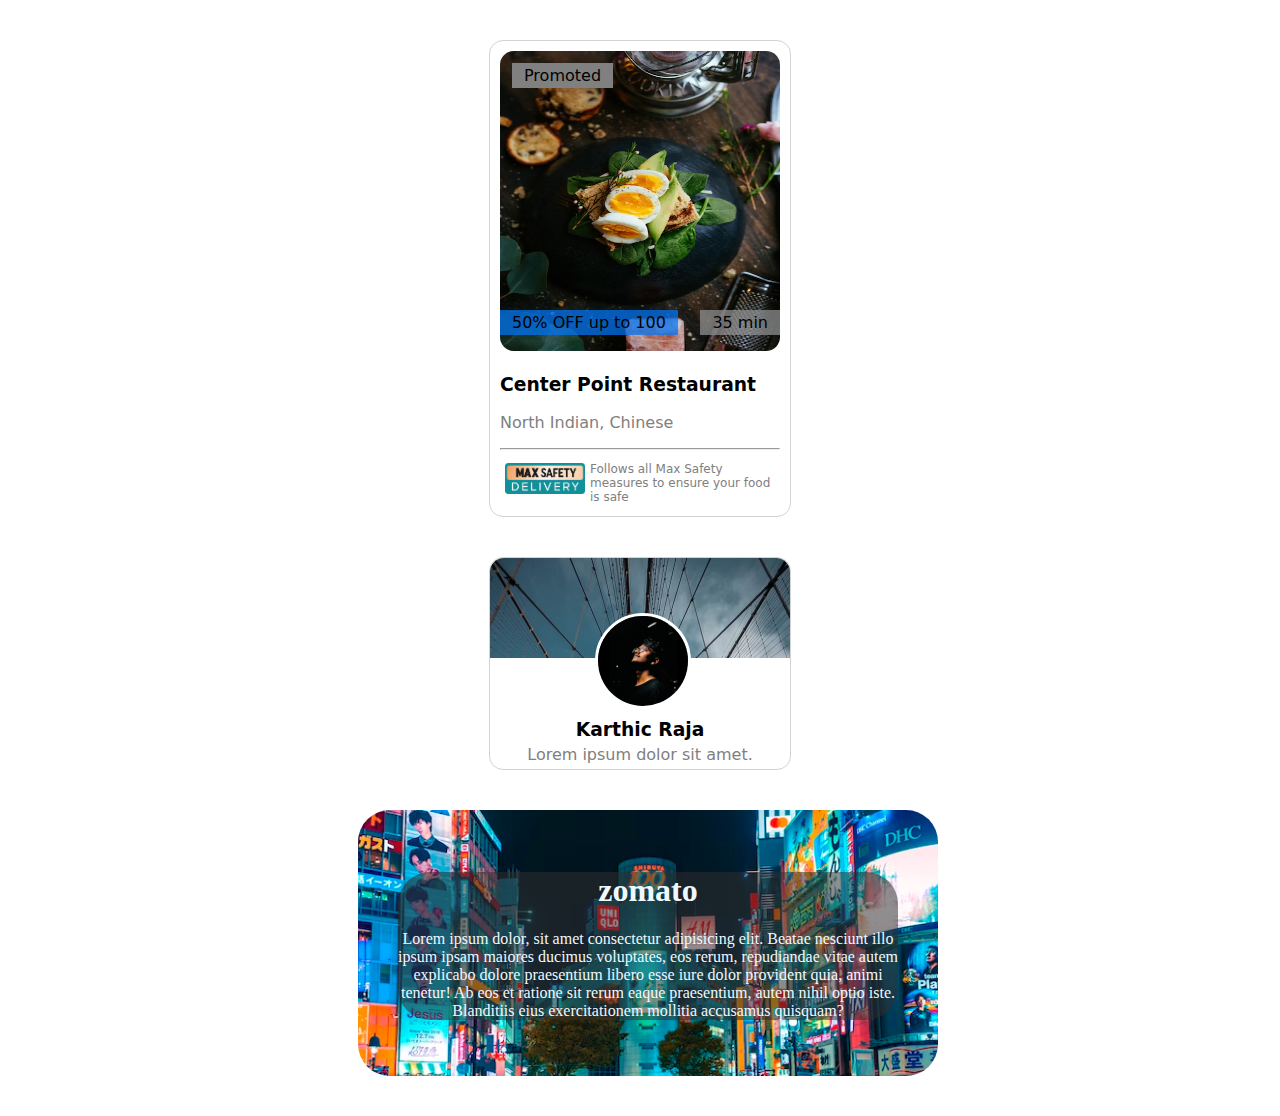
<file: Assignment 2/index.html>
<!DOCTYPE html>
<html lang="en">
	<head>
		<meta charset="UTF-8" />
		<meta name="viewport" content="width=device-width, initial-scale=1.0" />
		<link rel="stylesheet" href="./style.css" />
		<title>Assigment</title>
	</head>
	<body>
		<div class="body">
			<div class="card">
				<div class="card-img">
					<img
						src="./images/photo-1482049016688-2d3e1b311543.avif"
						class="img"
					/>
					<p class="t-tag">Promoted</p>
					<p class="b-tag">50% OFF up to 100</p>
					<p class="rb-tag">35 min</p>
				</div>
				<div class="card-body">
					<h3 class="title">Center Point Restaurant</h3>
					<p>North Indian, Chinese</p>
					<hr />
					<img src="./images/download.jpg" class="body-img" alt="" />
					<p class="body-text">
						Follows all Max Safety measures to ensure your food is safe
					</p>
				</div>
			</div>
			<!-- design 2 -->
			<div class="card1">
				<div class="b-img">
					<img
						src="./images/photo-1610879264747-c94eec8f5276.avif"
						class="img1"
					/>
					<img src="./images/Picsart_22-09-20_18-55-20-702.jpg" class="r-img" />
					<br /><br /><br /><br />
				</div>
				<h3 class="h">Karthic Raja</h3>
				<p class="p">Lorem ipsum dolor sit amet.</p>
			</div>
			<!-- design 3 -->
			<div class="card2">
				<div class="container">
					<div class="inner">
						<h1>zomato</h1>
						<p>
							Lorem ipsum dolor, sit amet consectetur adipisicing elit. Beatae
							nesciunt illo ipsum ipsam maiores ducimus voluptates, eos rerum,
							repudiandae vitae autem explicabo dolore praesentium libero esse
							iure dolor provident quia, animi tenetur! Ab eos et ratione sit
							rerum eaque praesentium, autem nihil optio iste. Blanditiis eius
							exercitationem mollitia accusamus quisquam?
						</p>
					</div>
				</div>
			</div>
		</div>
	</body>
</html>
</file>
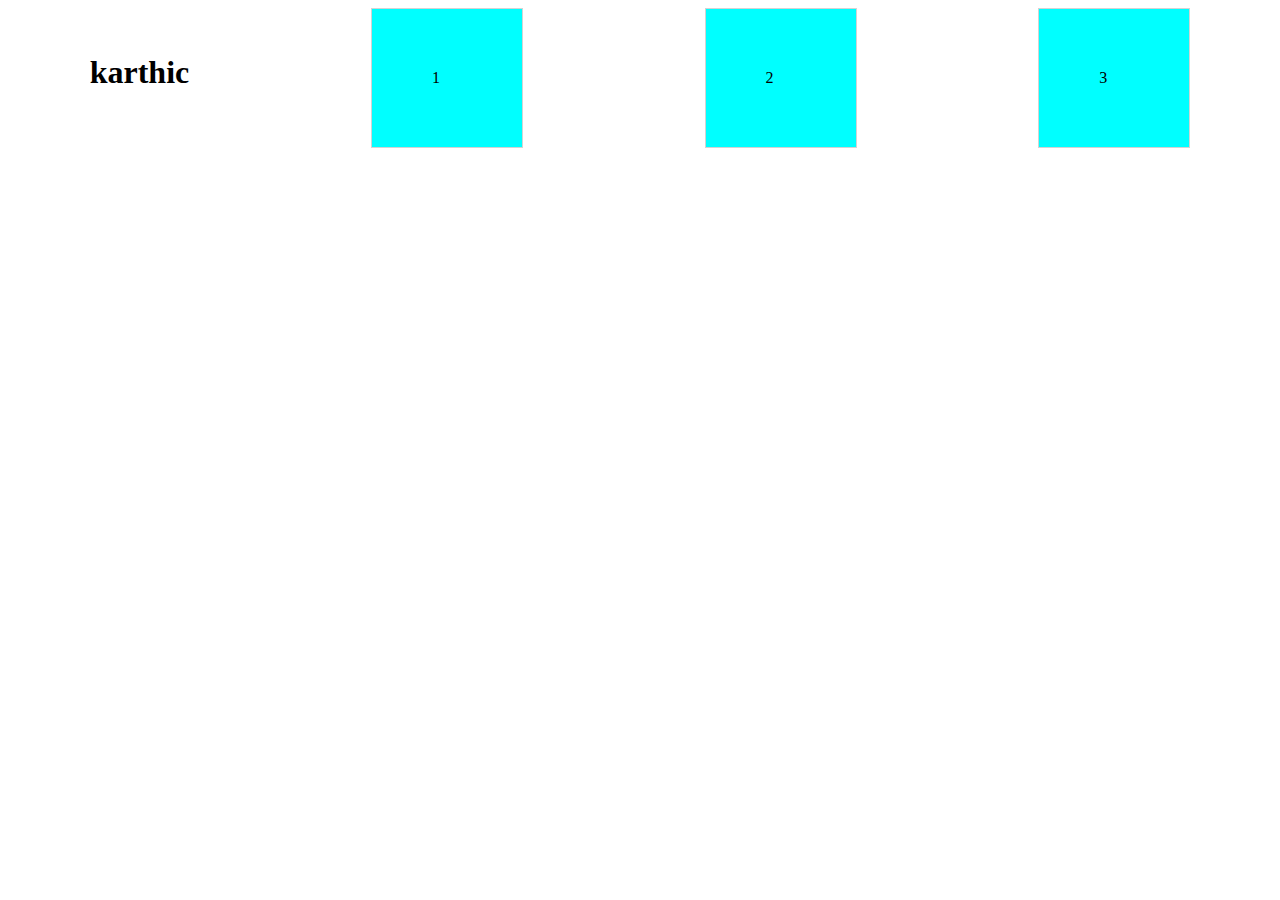
<file: Assignment 3/index.html>
<!DOCTYPE html>
<html lang="en">
	<head>
		<meta charset="UTF-8" />
		<meta name="viewport" content="width=device-width, initial-scale=1.0" />
		<link rel="stylesheet" href="./style.css" />
		<title>Document</title>
	</head>
	<body>
		<div class="flex-box">
			<div class="flex">1</div>
			<h1>karthic</h1>
			<div class="flex">2</div>
			<div class="flex">3</div>
		</div>
	</body>
</html>
</file>
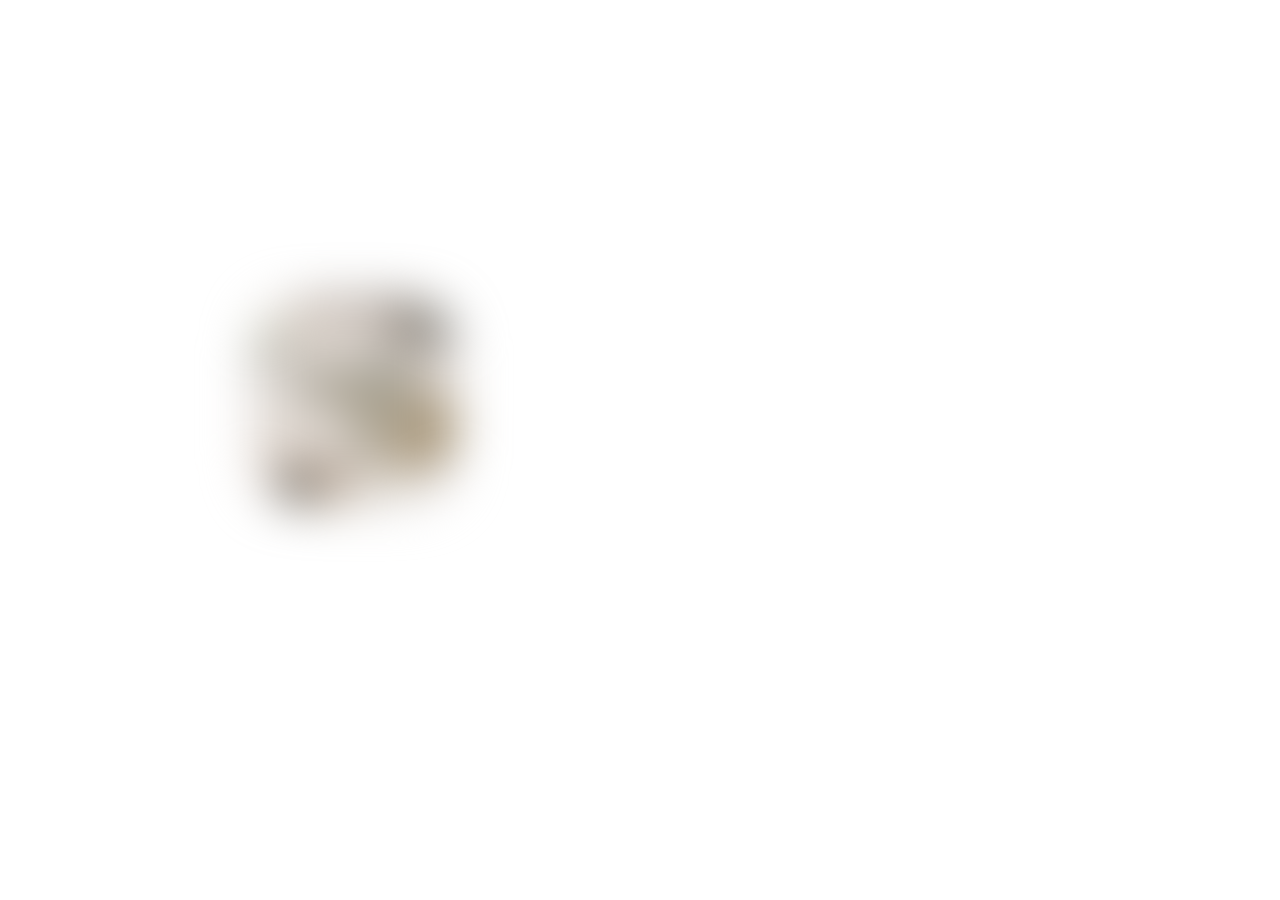
<file: sample/index.html>
<head>
	<meta charset="UTF-8" />
	<meta name="viewport" content="width=device-width, initial-scale=1.0" />
	<link rel="stylesheet" href="./style.css" />
	<title>Assigment</title>
</head>
<body>
	<!-- <div class="box"></div> -->
	<div class="rel">
		<!-- <div class="img"></div> -->
		<img
			src="../Assignment 1/Design 1 & 2/images/jonathan-borba-vDoSlbFzSHw-unsplash.jpg"
			alt=""
			style="width: 200px"
			class="img"
		/>
	</div>
</body>
</file>
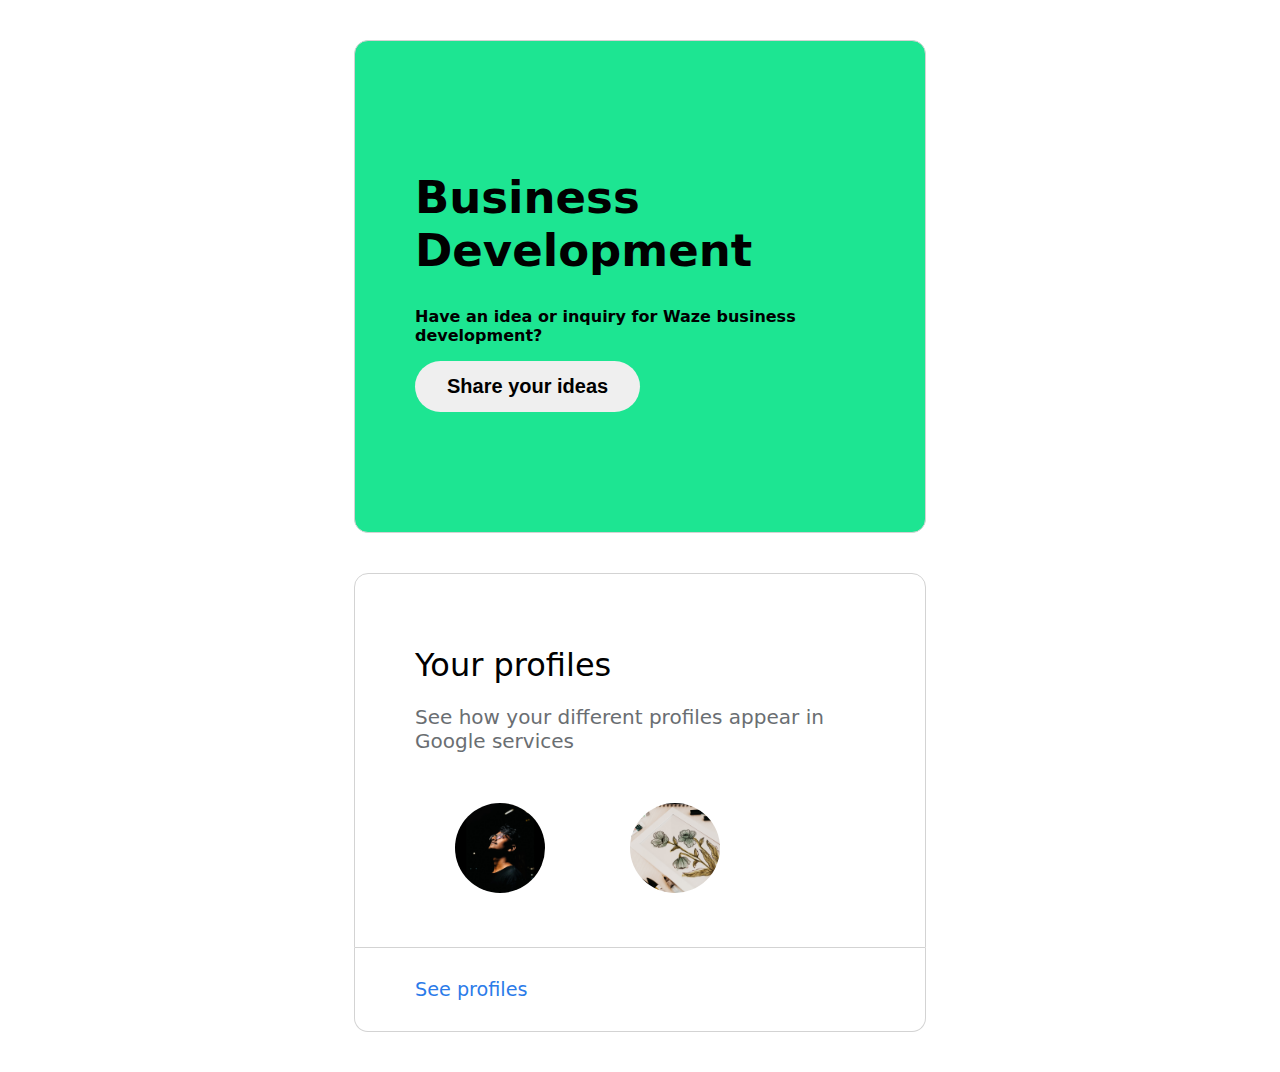
<file: Assignment 1/Design 1 & 2/index.html>
<!DOCTYPE html>
<html lang="en">
	<head>
		<!-- <link
			rel="stylesheet"
			href="https://cdn.jsdelivr.net/npm/bootstrap@5.2.3/dist/css/bootstrap.min.css"
			integrity="sha384-rbsA2VBKQhggwzxH7pPCaAqO46MgnOM80zW1RWuH61DGLwZJEdK2Kadq2F9CUG65"
			crossorigin="anonymous"
		/> -->
		<meta charset="UTF-8" />
		<meta name="viewport" content="width=device-width, initial-scale=1.0" />
		<link rel="stylesheet" href="./style.css" />

		<title>Document</title>
	</head>
	<body>
		<!-- Design 1 -->
		<div class="card">
			<h1 class="text">Business Development</h1>
			<p><b>Have an idea or inquiry for Waze business development?</b></p>
			<button class="btn"><b>Share your ideas</b></button>
		</div>
		<!-- Design 2 -->
		<div class="card1">
			<div class="box">
				<h1 class="title">Your profiles</h1>
				<p class="p2">
					See how your different profiles appear in Google services
				</p>
				<img
					src="./images/Picsart_22-09-20_18-55-20-702.jpg"
					class="img"
					alt=""
				/>
				<img
					src="./images/jonathan-borba-vDoSlbFzSHw-unsplash.jpg"
					class="img"
					alt=""
				/>
			</div>
			<!-- <hr /> -->
			<div class="ref">
				<a href="#" class="link">See profiles</a>
			</div>
		</div>
	</body>
</html>
</file>
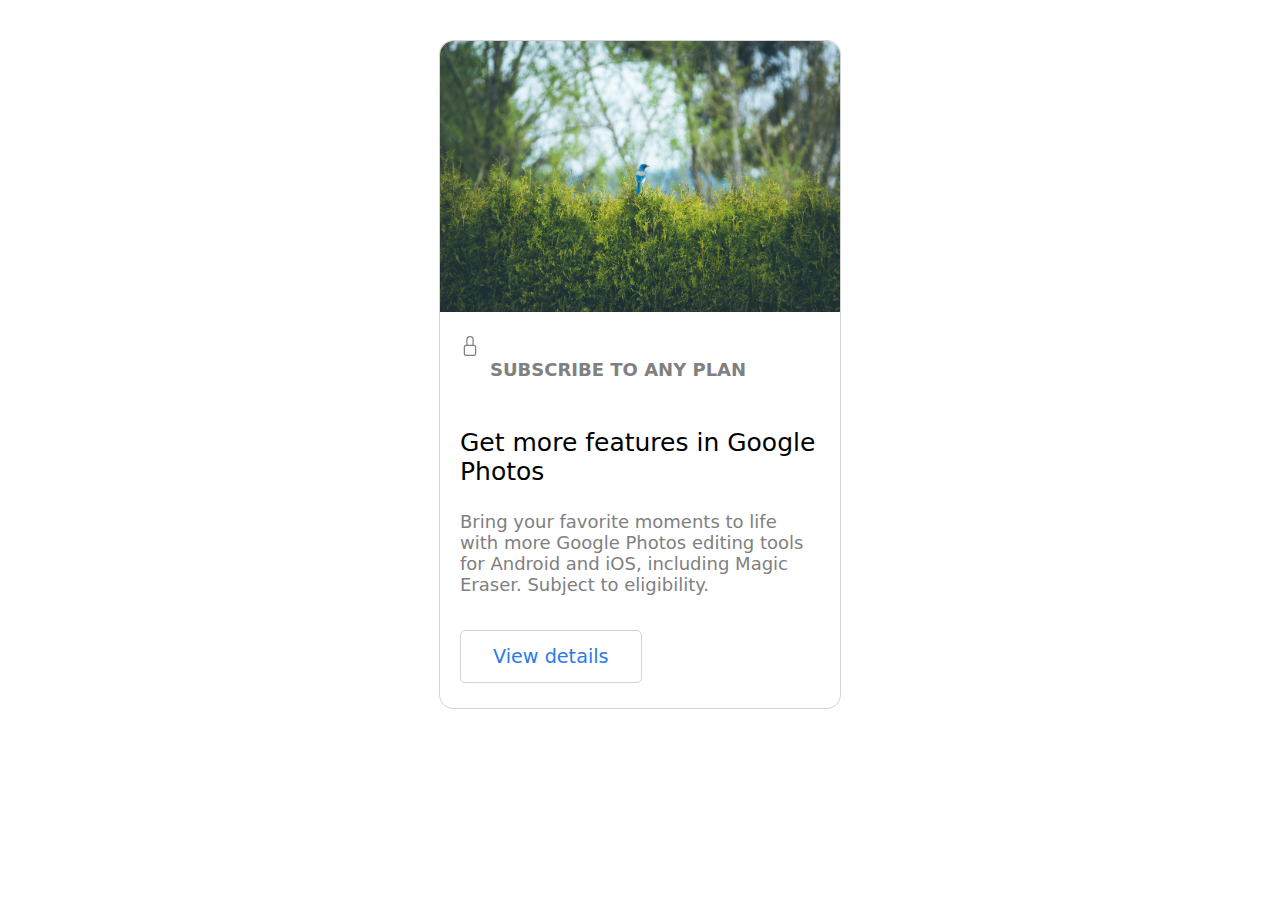
<file: Assignment 1/Design3/design3.html>
<!DOCTYPE html>
<html lang="en">
	<head>
		<link
			rel="stylesheet"
			href="https://cdn.jsdelivr.net/npm/bootstrap@5.2.3/dist/css/bootstrap.min.css"
			integrity="sha384-rbsA2VBKQhggwzxH7pPCaAqO46MgnOM80zW1RWuH61DGLwZJEdK2Kadq2F9CUG65"
			crossorigin="anonymous"
		/>
		<meta charset="UTF-8" />
		<meta name="viewport" content="width=device-width, initial-scale=1.0" />
		<link rel="stylesheet" href="./style.css" />

		<title>Document</title>
	</head>
	<body>
		<!-- Design 3 -->
		<div class="card3">
			<img src="./images/john-king-p79u5Z9CGRU-unsplash.jpg" class="img1" />
			<div class="container">
				<div class="box1">
					<svg
						xmlns="http://www.w3.org/2000/svg"
						width="20"
						height="20"
						fill="currentColor"
						class="bi bi-lock svg"
						viewBox="0 0 16 16"
					>
						<path
							d="M8 1a2 2 0 0 1 2 2v4H6V3a2 2 0 0 1 2-2zm3 6V3a3 3 0 0 0-6 0v4a2 2 0 0 0-2 2v5a2 2 0 0 0 2 2h6a2 2 0 0 0 2-2V9a2 2 0 0 0-2-2zM5 8h6a1 1 0 0 1 1 1v5a1 1 0 0 1-1 1H5a1 1 0 0 1-1-1V9a1 1 0 0 1 1-1z"
						/>
					</svg>
					<h3 class="text1">SUBSCRIBE TO ANY PLAN</h3>
				</div>
				<p class="p3">Get more features in Google Photos</p>
				<p class="text2">
					Bring your favorite moments to life with more Google Photos editing
					tools for Android and iOS, including Magic Eraser. Subject to
					eligibility.
				</p>
				<div class="ref1">
					<a href="#" class="link1">View details</a>
				</div>
			</div>
		</div>
	</body>
</html>
</file>
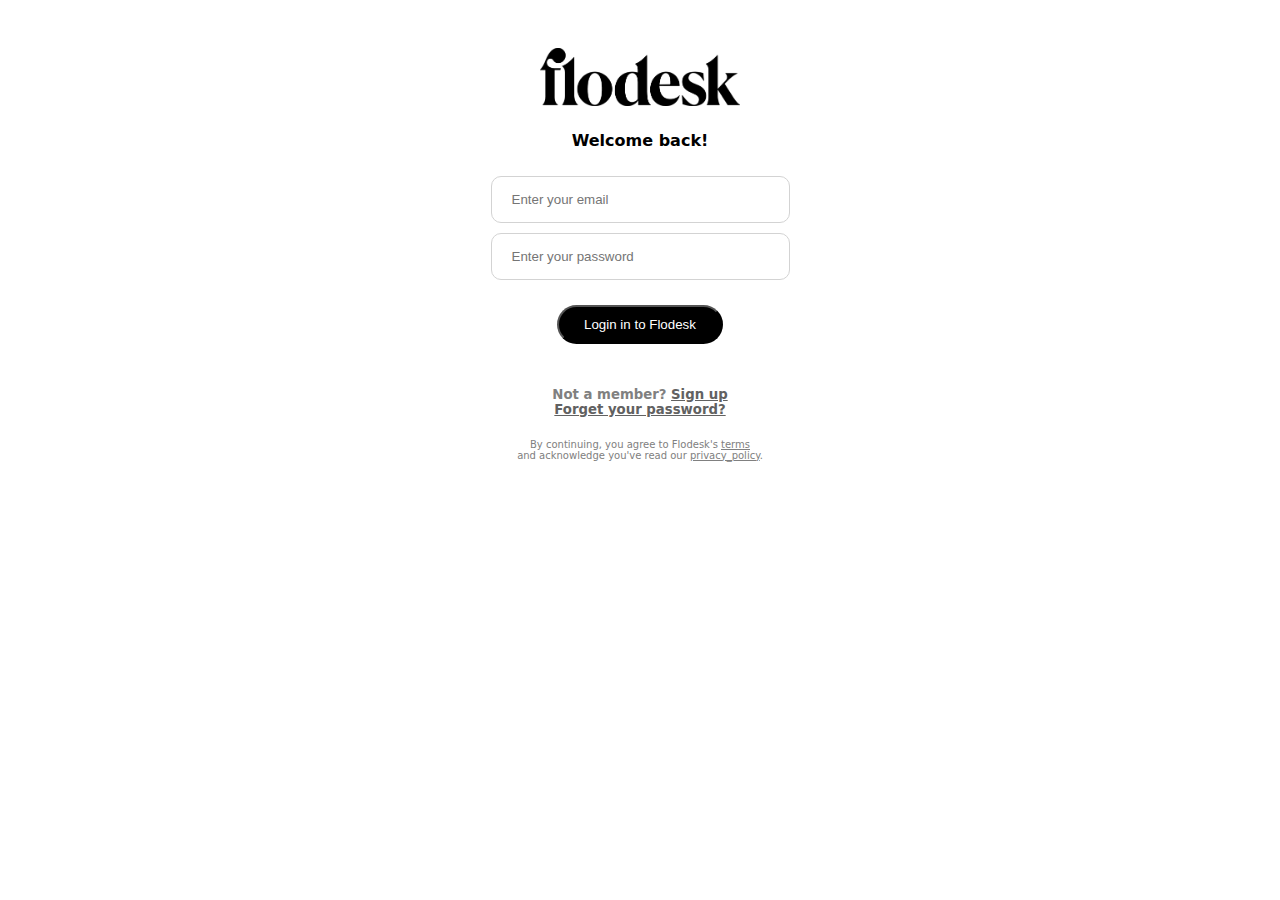
<file: Assignment 1/Design4/design4.html>
<!DOCTYPE html>
<html lang="en">
	<head>
		<meta charset="UTF-8" />
		<meta name="viewport" content="width=device-width, initial-scale=1.0" />
		<link rel="stylesheet" href="./style.css" />
		<title>Design 4</title>
	</head>
	<body>
		<div class="card4">
			<center>
				<img src="./images/63722aae99096a20f211646e_flodesk logo.png" alt="" />
				<h4>Welcome back!</h4>
				<input type="text" placeholder="Enter your email" /><br />
				<input type="text" placeholder="Enter your password" /><br />
				<button>Login in to Flodesk</button>
				<h5>
					Not a member? <a href="#" class="link">Sign up</a><br />
					<a href="#" class="link">Forget your password?</a>
				</h5>
				<p>
					By continuing, you agree to Flodesk's <a href="#">terms</a><br />
					and acknowledge you've read our <a href="#">privacy_policy</a>.
				</p>
			</center>
		</div>
	</body>
</html>
</file>
<file: Assignment 2/style.css>
.card {
	margin: 40px auto;
	width: 300px;
	border: 1px solid lightgray;
	border-radius: 14px;
	font-family: system-ui, -apple-system, BlinkMacSystemFont, "Segoe UI", Roboto,
		Oxygen, Ubuntu, Cantarell, "Open Sans", "Helvetica Neue", sans-serif;
}
.card-img {
	position: relative;
	padding: 10px;
	padding-bottom: 0px;
}
.img {
	width: 100%;
	height: 300px;
	border-radius: 14px;
}
.t-tag {
	background-color: gray;
	position: absolute;
	margin: 12px;
	padding: 3px 12px;
	top: 10px;
}
.b-tag {
	background-color: rgba(2, 116, 245, 0.728);
	position: absolute;
	margin: 0px 0px 20px 0px;
	padding: 3px 12px;
	bottom: 0;
}
.rb-tag {
	background-color: rgba(144, 145, 147, 0.728);
	position: absolute;
	margin: 0px 10px 20px 0px;
	padding: 3px 12px;
	bottom: 0;
	right: 0;
}
.card-body {
	padding: 0px 10px;
	color: gray;
}
.title {
	color: black;
}
.body-img {
	vertical-align: text-top;
	width: 80px;
	padding: 5px;
	float: left;
}
.body-text {
	font-size: 12px;
}
/* design 2 */

.card1 {
	margin: 40px auto;
	width: 300px;
	border: 1px solid lightgray;
	border-radius: 14px;
	font-family: system-ui, -apple-system, BlinkMacSystemFont, "Segoe UI", Roboto,
		Oxygen, Ubuntu, Cantarell, "Open Sans", "Helvetica Neue", sans-serif;
	text-align: center;
}

.b-img {
	/* background-image: url(./images/photo-1610879264747-c94eec8f5276.avif); */
	position: relative;
}

.img1 {
	border-radius: 14px 14px 0px 0px;
	height: 100px;
	object-fit: cover;
	/* width: 50px; */
	width: 100%;
	object-position: top;
}

.r-img {
	/* width: 100%; */
	position: absolute;
	/* margin: 50px 0px 0px 100px; */
	width: 30%;
	left: 35%;
	bottom: 10px;
	border-radius: 50%;
	border: 3px solid white;
}

h3.h {
	/* padding-bottom: 0px; */
	margin: 0;
}
p.p {
	color: grey;
	margin: 5px;
}

/* design 3 */

.card2 {
	margin: 40px 350px;
	width: 300px;
}

.container {
	border-radius: 32px;
	width: 500px;
	background-size: cover;
	background-image: url(./images/jap.avif);
	padding: 40px;
}

.inner {
	/* margin: 60px 60px; */
	border-radius: 32px;
	background-color: rgba(46, 47, 47, 0.532);
	color: aliceblue;
	text-align: center;
}
</file>
<file: Assignment 3/style.css>
.flex {
	border: 1px solid lightgray;
	padding: 60px;
	background-color: aqua;
	width: 30px;
	order: 2;
	/* margin: 40px auto; */
}
.flex-box {
	/* flex: ; */
	flex-wrap: wrap-reverse;
	display: flex;
	flex-direction: row;
	gap: 100px;
	justify-content: space-evenly;
	align-items: baseline;
}
</file>
<file: sample/style.css>
.box {
	/* Rectangle 7 */

	box-sizing: border-box;

	position: absolute;
	width: 190px;
	height: 117px;
	left: 246px;
	top: 294px;

	/* red linear */
	background: linear-gradient(109.71deg, #7b0b0b 4.74%, #f33e3e 98.35%);
	border: 1px solid #db7e2c;
	border-radius: 18px;
}

.rel {
	position: relative;
	width: 190px;
	height: 117px;
	left: 246px;
	top: 294px;
}

.img {
	/* Rectangle */

	/* background: url(.jpg); */
	/* Rectangle */

	/* background: url(.jpg); */
	filter: blur(25px);
	border-radius: 48px;
}
</file>
<file: Assignment 1/Design 1 & 2/style.css>
.card {
	border: 1px solid lightgray;
	margin: 40px auto;
	width: 450px;
	/* padding: 100px 60px; */
	padding: 100px 60px 120px 60px;
	/* padding-bottom: 120px; */
	border-radius: 14px;
	background-color: #1de592;
	font-family: system-ui, -apple-system, BlinkMacSystemFont, "Segoe UI", Roboto,
		Oxygen, Ubuntu, Cantarell, "Open Sans", "Helvetica Neue", sans-serif;
}

.text {
	font-size: 45px;
}

.btn {
	border: none;
	border-radius: 40px;
	padding: 14px 32px;
	font-size: 20px;
}

/* Design 2 */

/* .card1 {
	margin: auto;
} */

.box {
	border: 1px solid lightgray;
	padding: 50px 60px 20px 60px;
	width: 450px;
	border-radius: 14px 14px 0px 0px;
	font-family: system-ui, -apple-system, BlinkMacSystemFont, "Segoe UI", Roboto,
		Oxygen, Ubuntu, Cantarell, "Open Sans", "Helvetica Neue", sans-serif;
	margin: auto;
}

.title {
	font-weight: 400;
}

.p2 {
	color: #6a6e72;
	font-size: 20px;
}
.img {
	width: 90px;
	border-radius: 100%;
	padding: 30px 40px;
}

.ref {
	margin: auto;
	border: 1px solid lightgray;
	border-top: 0px;
	border-radius: 0px 0px 14px 14px;
	padding: 30px 60px;
	width: 450px;
	margin-bottom: 40px;
	font-family: system-ui, -apple-system, BlinkMacSystemFont, "Segoe UI", Roboto,
		Oxygen, Ubuntu, Cantarell, "Open Sans", "Helvetica Neue", sans-serif;
}

.link {
	text-decoration: none;
	color: #2b7be9;
	font-size: larger;
	font-weight: 500;
}
</file>
<file: Assignment 1/Design3/style.css>
/* Design 3 */

.card3 {
	border: 1px solid lightgray;
	margin: 40px auto;
	width: 400px;
	border-radius: 14px;
}

.container {
	padding: 20px;
	border-radius: 14px;
	font-family: system-ui, -apple-system, BlinkMacSystemFont, "Segoe UI", Roboto,
		Oxygen, Ubuntu, Cantarell, "Open Sans", "Helvetica Neue", sans-serif;
}

.box1 {
	display: inline-block;
	text-align: right;
	color: grey;
}

.img1 {
	width: 100%;
	border-radius: 14px 14px 0px 0px;
}

.text1 {
	float: right;
	color: grey;
	font-size: 18px;
	padding: 5px 5px 5px 10px;
}

.p3 {
	font-size: 25px;
}

.text2 {
	color: gray;
	font-size: 18px;
}

.ref1 {
	margin: 50px 0px 20px 0px;
}

.link1 {
	border: 1px solid lightgrey;
	border-radius: 5px;
	text-decoration: none;
	color: #2b7be9;
	font-size: larger;
	font-weight: 500;
	padding: 14px 32px;
}
</file>
<file: Assignment 1/Design4/style.css>
.card4 {
	font-family: system-ui, -apple-system, BlinkMacSystemFont, "Segoe UI", Roboto,
		Oxygen, Ubuntu, Cantarell, "Open Sans", "Helvetica Neue", sans-serif;
}

img {
	margin-top: 40px;
	width: 200px;
}

input {
	margin: 5px;
	padding: 15px 100px 15px 20px;
	border-radius: 10px;
	border: 1px solid lightgrey;
}

button {
	color: white;
	border-radius: 30px;
	padding: 10px 25px;
	background-color: black;
	margin: 20px;
}

h5 {
	color: gray;
}

.link {
	color: rgb(97, 97, 97);
}

p {
	font-size: 10px;
	color: gray;
}

a {
	color: gray;
}
</file>
